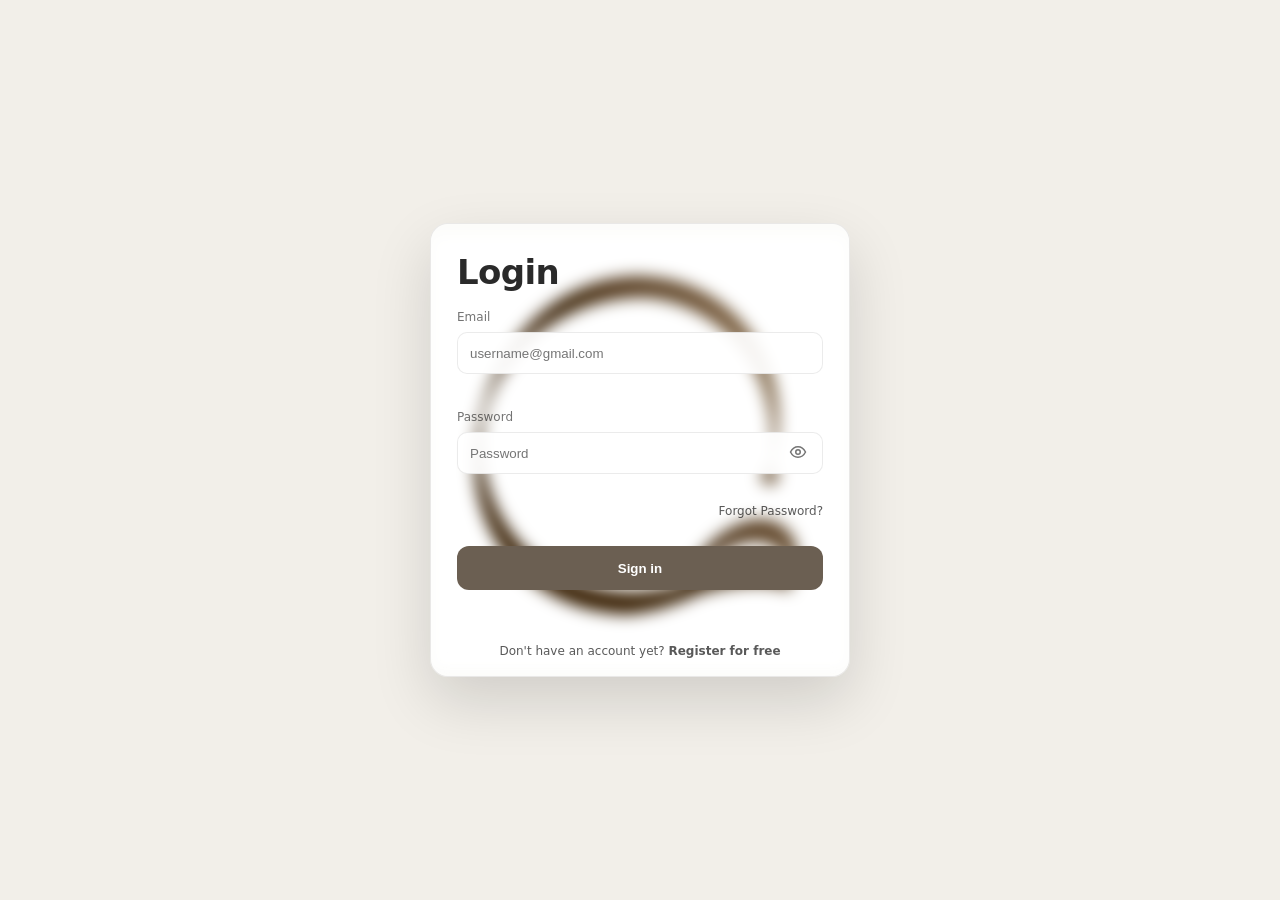
<file: frontend/login page/index.html>
<!DOCTYPE html>
<html lang="en">

<head>
  <meta charset="UTF-8" />
  <meta name="viewport" content="width=device-width, initial-scale=1.0" />
  <title>Login</title>
  <link rel="icon" type="image/png" href="ArabCaptcha.png">

  <link rel="stylesheet" href="style.css" />
</head>

<body>
  <main class="page">
    <section class="card">
      <h1 class="title">Login</h1>

      <form id="loginForm" class="form" novalidate>
        <label class="field">
          <span class="label">Email</span>
          <input id="email" type="email" placeholder="username@gmail.com" required />
          <small class="hint" id="emailHint"></small>
        </label>

        <label class="field">
          <span class="label">Password</span>
          <div class="password-wrap">
            <input id="password" type="password" placeholder="Password" required />
            <button class="icon-btn" type="button" id="togglePwd" aria-label="Show password">
              <svg width="18" height="18" viewBox="0 0 24 24" fill="none">
                <path d="M2 12s3.5-7 10-7 10 7 10 7-3.5 7-10 7S2 12 2 12Z" stroke="currentColor" stroke-width="2" />
                <path d="M12 15a3 3 0 1 0 0-6 3 3 0 0 0 0 6Z" stroke="currentColor" stroke-width="2" />
              </svg>
            </button>
          </div>
          <small class="hint" id="pwdHint"></small>
        </label>

        <div class="row">
          <a class="link" href="#" onclick="return false;">Forgot Password?</a>
        </div>

        <!-- Inline CAPTCHA Widget -->
        <div id="arabcaptcha"></div>

        <button class="primary" type="submit">Sign in</button>

        <!-- Login status message -->
        <div class="login-status" id="loginStatus" role="status" aria-live="polite"></div>

        <p class="footer">
          Don't have an account yet?
          <a class="link strong" href="#" onclick="return false;">Register for free</a>
        </p>
      </form>
    </section>
  </main>

  <script src="http://127.0.0.1:8000/public/arabcaptcha.js"></script>

  <script src="script.js"></script>
</body>

</html>
</file>
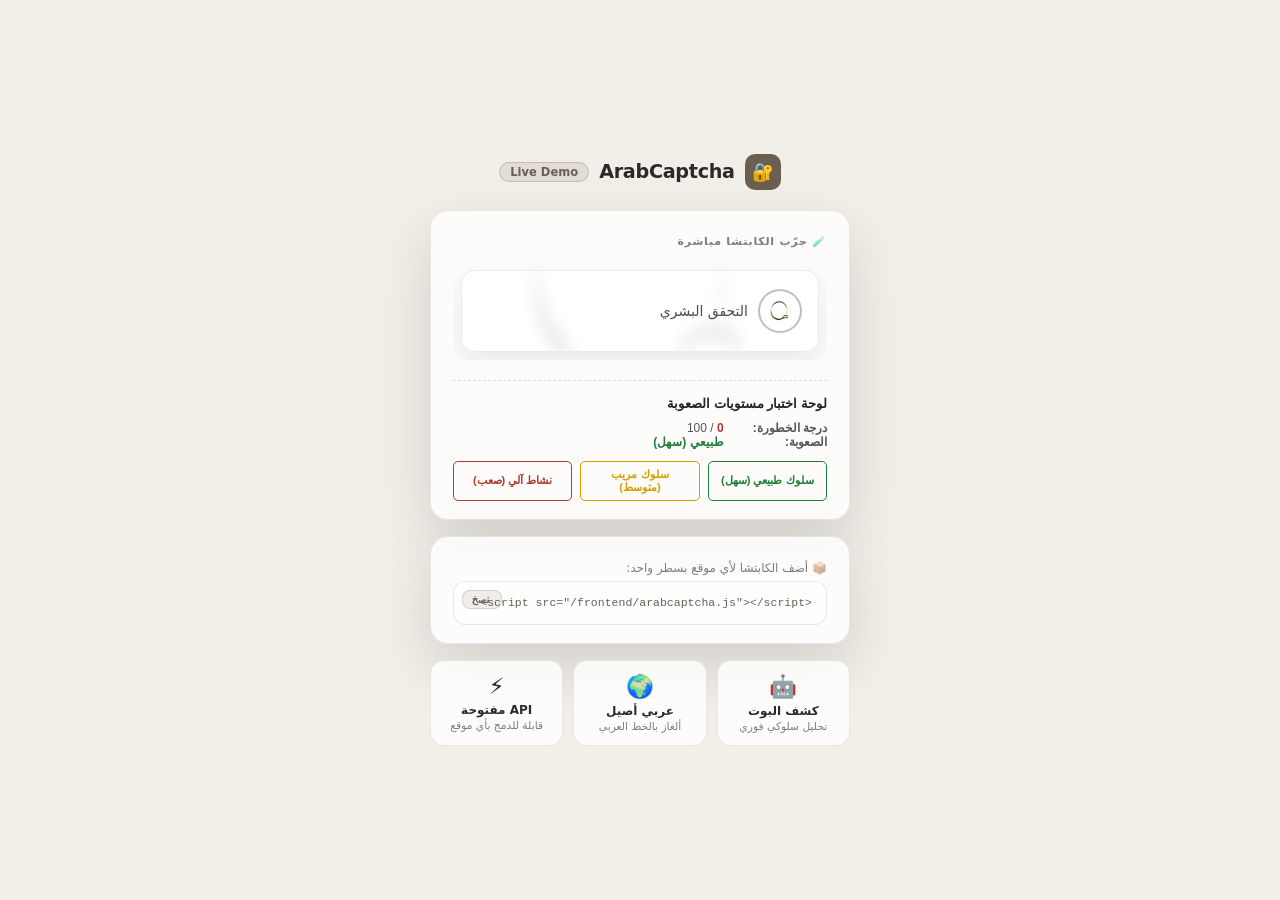
<file: frontend/demo.html>
<!DOCTYPE html>
<html lang="ar" dir="rtl">

<head>
    <meta charset="UTF-8" />
    <meta name="viewport" content="width=device-width, initial-scale=1.0" />
    <title>ArabCaptcha — Demo</title>
    <style>
        :root {
            --bg: #f2efe9;
            --card: rgba(255, 255, 255, 0.82);
            --stroke: rgba(0, 0, 0, 0.09);
            --text: #2a2a2a;
            --muted: rgba(0, 0, 0, 0.50);
            --btn: #6b5f52;
            --btn-hover: #5a5046;
            --shadow: 0 24px 60px rgba(0, 0, 0, 0.13);
            --radius: 18px;
        }

        *,
        *::before,
        *::after {
            box-sizing: border-box;
            margin: 0;
            padding: 0;
        }

        body {
            min-height: 100vh;
            background: var(--bg);
            font-family: system-ui, -apple-system, Segoe UI, Roboto, Arial, sans-serif;
            color: var(--text);
            display: grid;
            place-items: center;
            padding: 24px;
        }

        .wrapper {
            width: min(420px, 92vw);
            display: flex;
            flex-direction: column;
            gap: 16px;
        }

        /* ── Logo row ── */
        .brand {
            display: flex;
            align-items: center;
            gap: 10px;
            justify-content: center;
            margin-bottom: 4px;
        }

        .brand-logo {
            width: 36px;
            height: 36px;
            background: var(--btn);
            border-radius: 10px;
            display: flex;
            align-items: center;
            justify-content: center;
            font-size: 1.1rem;
            color: #fff;
        }

        .brand h1 {
            font-size: 1.2rem;
            font-weight: 700;
            letter-spacing: -0.3px;
            color: var(--text);
        }

        .live-badge {
            background: rgba(107, 95, 82, 0.12);
            color: var(--btn);
            border: 1px solid rgba(107, 95, 82, 0.25);
            border-radius: 999px;
            padding: 2px 10px;
            font-size: 0.72rem;
            font-weight: 700;
        }

        /* ── Demo card ── */
        .card {
            background: var(--card);
            border: 1px solid var(--stroke);
            border-radius: var(--radius);
            box-shadow: var(--shadow);
            padding: 24px 22px 18px;
        }

        .card-label {
            font-size: 11px;
            color: var(--muted);
            text-transform: uppercase;
            letter-spacing: 0.07em;
            font-weight: 600;
            margin-bottom: 14px;
        }

        /* ── Captcha frame — grows with content ── */
        .captcha-frame {
            width: 100%;
            border: none;
            border-radius: 12px;
            display: block;
            /* Start at collapsed height; JS will expand it */
            height: 68px;
            transition: height 0.25s ease;
            background: transparent;
        }

        /* ── Snippet box ── */
        .snippet-label {
            font-size: 12px;
            color: var(--muted);
            margin-bottom: 6px;
        }

        .snippet {
            background: rgba(255, 255, 255, 0.65);
            border: 1px solid var(--stroke);
            border-radius: 12px;
            padding: 12px 14px;
            font-family: 'Courier New', monospace;
            font-size: 0.72rem;
            color: var(--btn);
            line-height: 1.6;
            word-break: break-all;
            position: relative;
        }

        .copy-btn {
            position: absolute;
            top: 8px;
            left: 8px;
            background: rgba(107, 95, 82, 0.10);
            border: 1px solid rgba(107, 95, 82, 0.20);
            color: var(--btn);
            border-radius: 8px;
            padding: 2px 9px;
            font-size: 0.68rem;
            cursor: pointer;
            font-family: inherit;
            font-weight: 600;
            transition: background 0.15s;
        }

        .copy-btn:hover {
            background: rgba(107, 95, 82, 0.18);
        }

        /* ── Features ── */
        .features {
            display: grid;
            grid-template-columns: repeat(3, 1fr);
            gap: 10px;
        }

        .feat {
            background: var(--card);
            border: 1px solid var(--stroke);
            border-radius: 14px;
            padding: 12px 8px;
            text-align: center;
        }

        .feat-icon {
            font-size: 1.4rem;
            margin-bottom: 4px;
        }

        .feat-title {
            font-size: 0.75rem;
            font-weight: 700;
            color: var(--text);
        }

        .feat-sub {
            font-size: 0.67rem;
            color: var(--muted);
            margin-top: 2px;
        }
    </style>
</head>

<body>
    <div class="wrapper">

        <div class="brand">
            <div class="brand-logo">🔐</div>
            <h1>ArabCaptcha</h1>
            <span class="live-badge">Live Demo</span>
        </div>

        <div class="card">
            <div class="card-label">🧪 جرّب الكابتشا مباشرة</div>
            <iframe id="captchaFrame" class="captcha-frame"
                scrolling="no"
                allowtransparency="true"></iframe>
                
            <!-- لوحة اختبار مستويات الصعوبة -->
            <div style="margin-top: 20px; padding-top: 15px; border-top: 1px dashed #ddd; font-family: sans-serif; direction: rtl; text-align: right;">
                <h4 style="margin: 0 0 10px 0; color: #222; font-size: 13px;">لوحة اختبار مستويات الصعوبة</h4>
                <div style="font-size: 12px; margin-bottom: 12px; color: #555;">
                    <span style="display:inline-block; width: 100px;"><strong>درجة الخطورة:</strong></span> <span id="demoScore" style="color:#b03a2e; font-weight:bold;">0</span> / 100 <br>
                    <span style="display:inline-block; width: 100px;"><strong>الصعوبة:</strong></span> <span id="demoDiff" style="color:#1e7e34; font-weight:bold;">طبيعي (سهل)</span>
                </div>
                <div style="display: flex; gap: 8px; flex-wrap: wrap;">
                    <button style="border: 1px solid #1e7e34; background: transparent; color: #1e7e34; cursor: pointer; padding: 6px 10px; border-radius: 5px; font-size: 11px; font-weight: bold; flex: 1;" onclick="simulateInWidget('easy')">سلوك طبيعي (سهل)</button>
                    <button style="border: 1px solid #d39e00; background: transparent; color: #d39e00; cursor: pointer; padding: 6px 10px; border-radius: 5px; font-size: 11px; font-weight: bold; flex: 1;" onclick="simulateInWidget('medium')">سلوك مريب (متوسط)</button>
                    <button style="border: 1px solid #b03a2e; background: transparent; color: #b03a2e; cursor: pointer; padding: 6px 10px; border-radius: 5px; font-size: 11px; font-weight: bold; flex: 1;" onclick="simulateInWidget('hard')">نشاط آلي (صعب)</button>
                </div>
            </div>
        </div>

        <div class="card">
            <div class="snippet-label">📦 أضف الكابتشا لأي موقع بسطر واحد:</div>
            <div class="snippet">
                <button class="copy-btn" onclick="copySnippet()">نسخ</button>
                &lt;script src="/frontend/arabcaptcha.js"&gt;&lt;/script&gt;
            </div>
        </div>

        <div class="features">
            <div class="feat">
                <div class="feat-icon">🤖</div>
                <div class="feat-title">كشف البوت</div>
                <div class="feat-sub">تحليل سلوكي فوري</div>
            </div>
            <div class="feat">
                <div class="feat-icon">🌍</div>
                <div class="feat-title">عربي أصيل</div>
                <div class="feat-sub">ألغاز بالخط العربي</div>
            </div>
            <div class="feat">
                <div class="feat-icon">⚡</div>
                <div class="feat-title">API مفتوحة</div>
                <div class="feat-sub">قابلة للدمج بأي موقع</div>
            </div>
        </div>

    </div>

    <script>
        const frame = document.getElementById('captchaFrame');
        
        // Force refresh iframe with cache buster to avoid seeing old versions
        const baseSrc = "/frontend/widget.html?domain=https://arabcaptcha.onrender.com&site_key=demo";
        frame.src = baseSrc + "&v=" + Date.now();

        // Expand iframe when widget opens challenge (page 2 is taller)
        window.addEventListener('message', (e) => {
            if (!e.data) return;
            // arabcaptcha events
            if (e.data.type === 'arabcaptcha:resize' && e.data.height) {
                frame.style.height = e.data.height + 'px';
            }
            if (e.data.type === 'ARABCAPTCHA_RESIZE' && e.data.height) {
                frame.style.height = e.data.height + 'px';
            }
            if (e.data.type === 'ARABCAPTCHA_DEBUG_SCORE') {
                document.getElementById('demoScore').textContent = e.data.score;
            }
            if (e.data.type === 'ARABCAPTCHA_DEBUG_DIFF') {
                const diffEl = document.getElementById('demoDiff');
                diffEl.textContent = e.data.diffText;
                diffEl.style.color = e.data.color;
            }
            // fallback: any positive height number sent from widget
            if (typeof e.data === 'number' && e.data > 50) {
                frame.style.height = e.data + 'px';
            }
        });

        function simulateInWidget(level) {
            frame.contentWindow.postMessage({ type: 'SIMULATE_BEHAVIOR', level: level }, '*');
        }

        // Fallback: poll iframe content height every 400ms
        setInterval(() => {
            try {
                const h = frame.contentDocument?.documentElement?.scrollHeight;
                if (h && h > 60) frame.style.height = h + 'px';
            } catch (_) { /* cross-origin — ignore */ }
        }, 400);

        function copySnippet() {
            navigator.clipboard.writeText('<script src="https://arabcaptcha.onrender.com/frontend/arabcaptcha.js"><\/script>');
            const btn = document.querySelector('.copy-btn');
            btn.textContent = '✅ تم';
            setTimeout(() => btn.textContent = 'نسخ', 2000);
        }
    </script>
</body>

</html>
</file>
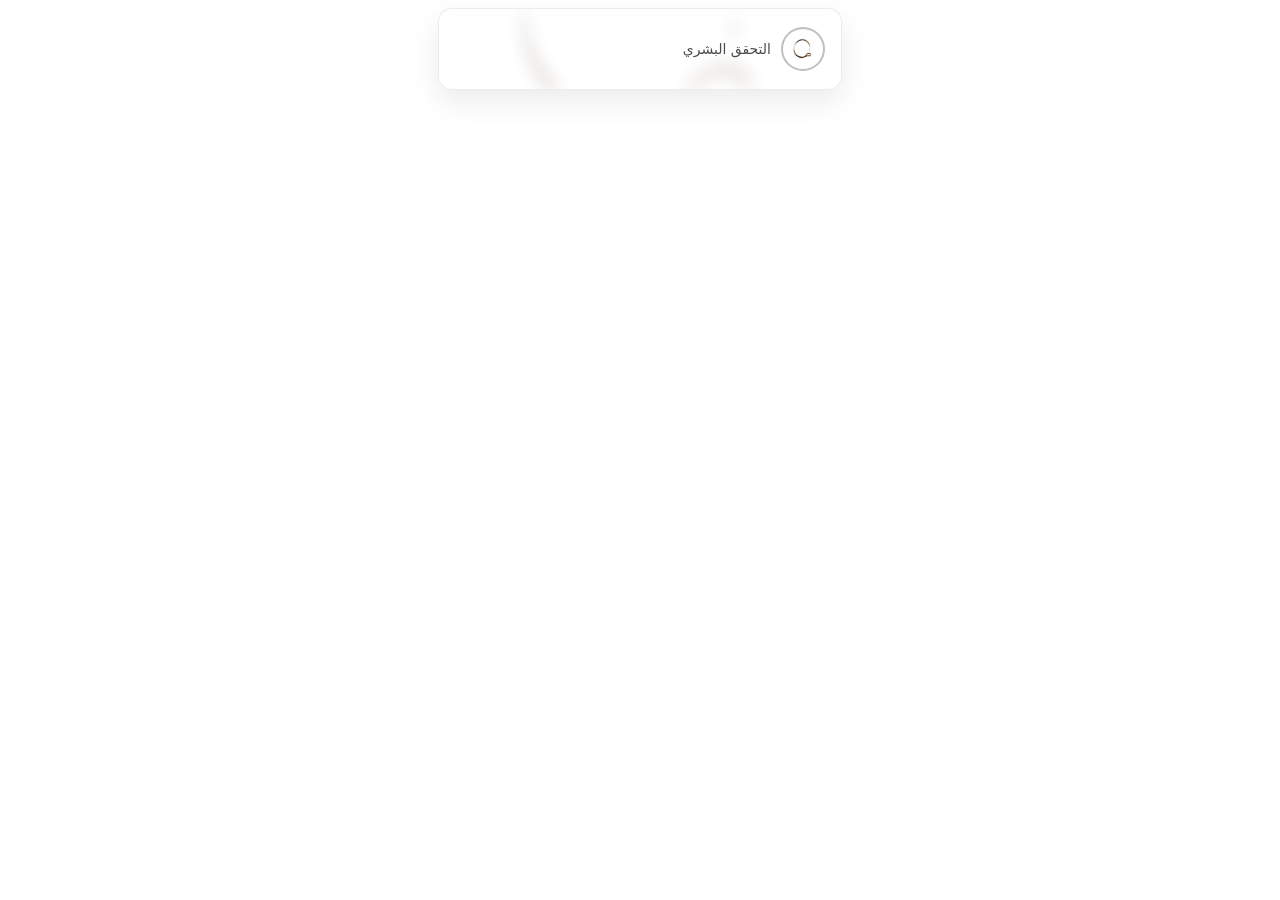
<file: frontend/widget.html>
<!DOCTYPE html>
<html lang="ar" dir="rtl">

<head>
  <meta charset="UTF-8" />
  <meta name="viewport" content="width=device-width, initial-scale=1.0" />
  <title>ArabCaptcha Widget</title>
  <link rel="stylesheet" href="widget.css?v=1.2" />
</head>

<body>
  <main class="widget-shell">
    <div class="captcha">
      <div class="cap-page cap-page-1" id="capPage1">
        <div class="cap-line">
          <button type="button" class="cap-circle" id="capStartBtn" aria-label="Start captcha"></button>
          <span class="cap-text">التحقق البشري</span>
        </div>
      </div>

      <div class="cap-page cap-page-2 hidden" id="capPage2">
        <div class="cap-head">
          <div class="cap-images">
            <div class="cap-image-box">
              <img id="refImage" alt="صورة الكلمة المرجعية" />
            </div>

            <div class="cap-image-box">
              <img id="lowConfImage" alt="الكلمة غير الواضحة" />
            </div>
          </div>

          <button class="icon-btn refresh-inline" type="button" id="refreshCaptcha" aria-label="Refresh captcha">
            <svg width="18" height="18" viewBox="0 0 24 24" fill="none">
              <path d="M21 12a9 9 0 1 1-2.64-6.36" stroke="currentColor" stroke-width="2" stroke-linecap="round" />
              <path d="M21 3v7h-7" stroke="currentColor" stroke-width="2" stroke-linecap="round" />
            </svg>
          </button>
        </div>

        <div class="cap-sub">اكتب الكلمات الظاهرة في الصورتين:</div>

        <div class="cap-fields">
          <input id="refAnswer" type="text" placeholder="اكتب الكلمة المرجعية" autocomplete="off" />
          <input id="lowConfAnswer" type="text" placeholder="اكتب الكلمة الثانية" autocomplete="off" />
        </div>

        <div class="cap-actions">
          <button class="secondary" type="button" id="verifyCaptchaBtn">تحقق</button>
        </div>

        <div class="cap-status" id="captchaStatus" role="status" aria-live="polite"></div>
      </div>
    </div>

    <!-- نهاية الودجت -->
  </main>

  <script src="widget.js?v=1.2"></script>
</body>

</html>
</file>
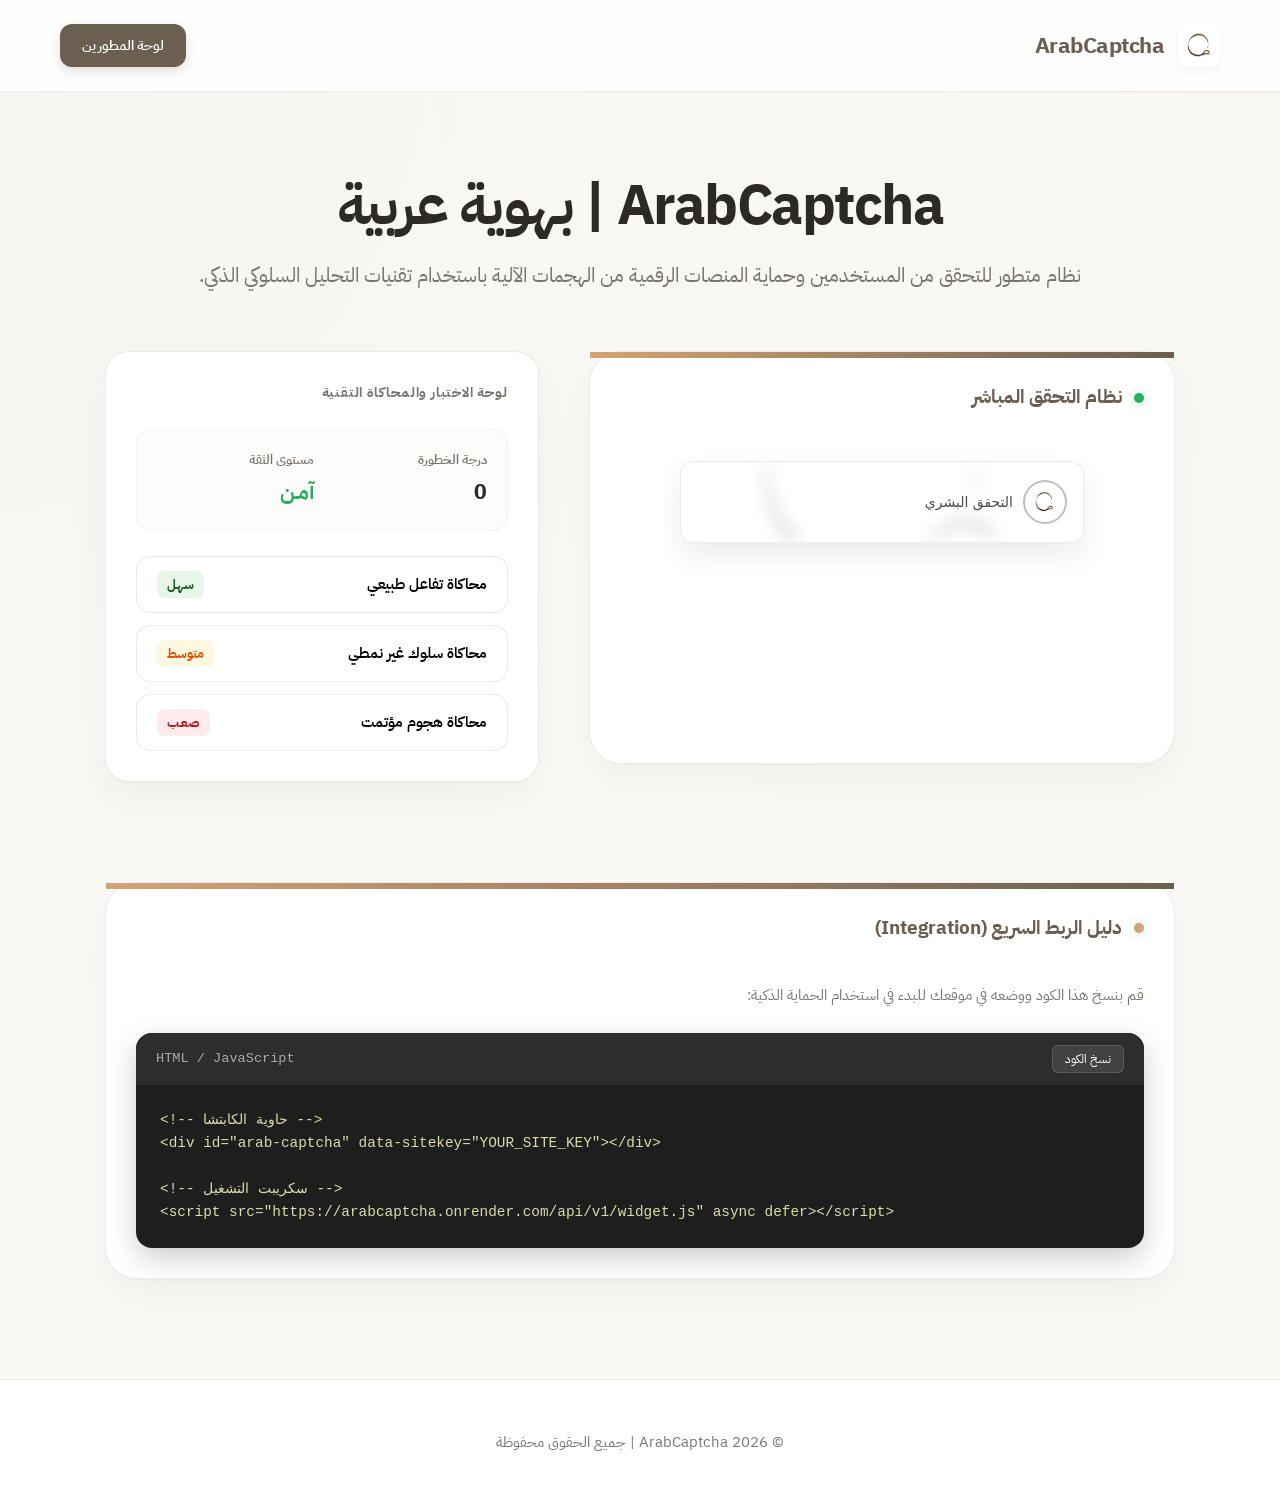
<file: public/demo.html>
<!DOCTYPE html>
<html lang="ar" dir="rtl">

<head>
    <meta charset="UTF-8" />
    <meta name="viewport" content="width=device-width, initial-scale=1.0" />
    <title>ArabCaptcha | نظام التحقق البشري الذكي</title>
    <link href="https://fonts.googleapis.com/css2?family=IBM+Plex+Sans+Arabic:wght@400;500;600;700&display=swap" rel="stylesheet">
    <style>
        :root {
            --primary: #6b5f52;
            --primary-light: #8a7c6d;
            --primary-dark: #4a4239;
            --accent: #d4a373;
            --bg: #faf9f6;
            --text: #2d2a26;
            --muted: #7a746e;
            --white: #ffffff;
            --glass: rgba(255, 255, 255, 0.85);
            --border: rgba(107, 95, 82, 0.12);
            --shadow: 0 20px 40px rgba(0, 0, 0, 0.04), 0 1px 3px rgba(0, 0, 0, 0.02);
        }

        * {
            box-sizing: border-box;
            margin: 0;
            padding: 0;
        }

        body {
            background-color: var(--bg);
            /* Subtle decorative background */
            background-image: 
                radial-gradient(at 0% 0%, rgba(107, 95, 82, 0.03) 0px, transparent 50%),
                radial-gradient(at 100% 0%, rgba(212, 163, 115, 0.03) 0px, transparent 50%);
            font-family: 'IBM Plex Sans Arabic', -apple-system, system-ui, sans-serif;
            color: var(--text);
            line-height: 1.6;
            -webkit-font-smoothing: antialiased;
            min-height: 100vh;
        }

        /* --- Header --- */
        header {
            padding: 24px 60px;
            display: flex;
            justify-content: space-between;
            align-items: center;
            position: sticky;
            top: 0;
            z-index: 100;
            background: var(--glass);
            backdrop-filter: blur(10px);
            border-bottom: 1px solid var(--border);
        }

        .logo-wrap {
            display: flex;
            align-items: center;
            gap: 14px;
            text-decoration: none;
        }

        .logo-img {
            width: 42px;
            height: 42px;
            object-fit: contain;
            /* Give it a nice frame if it's transparent */
            background: var(--white);
            padding: 4px;
            border-radius: 10px;
            box-shadow: 0 4px 10px rgba(0,0,0,0.05);
        }

        .brand-text {
            font-size: 1.4rem;
            font-weight: 700;
            color: var(--primary);
            letter-spacing: -0.5px;
        }

        .nav-actions {
            display: flex;
            gap: 20px;
            align-items: center;
        }

        .nav-link {
            text-decoration: none;
            color: var(--muted);
            font-weight: 500;
            font-size: 0.95rem;
            transition: color 0.2s;
        }

        .nav-link:hover {
            color: var(--primary);
        }

        .btn-dev {
            background: var(--primary);
            color: var(--white);
            padding: 10px 22px;
            border-radius: 12px;
            font-weight: 600;
            font-size: 0.9rem;
            text-decoration: none;
            transition: all 0.2s;
            box-shadow: 0 4px 12px rgba(107, 95, 82, 0.2);
        }

        .btn-dev:hover {
            background: var(--primary-dark);
            transform: translateY(-1px);
        }

        /* --- Hero --- */
        .hero {
            max-width: 1200px;
            margin: 80px auto 60px;
            text-align: center;
            padding: 0 24px;
        }

        .badge-new {
            display: inline-block;
            background: rgba(107, 95, 82, 0.08);
            color: var(--primary);
            padding: 6px 16px;
            border-radius: 50px;
            font-size: 0.85rem;
            font-weight: 600;
            margin-bottom: 24px;
            border: 1px solid rgba(107, 95, 82, 0.15);
        }

        .hero h1 {
            font-size: 3.5rem;
            font-weight: 700;
            line-height: 1.2;
            color: var(--text);
            margin-bottom: 20px;
            letter-spacing: -1.5px;
        }

        .hero h1 span {
            color: var(--primary);
            position: relative;
        }

        .hero h1 span::after {
            content: '';
            position: absolute;
            bottom: 10px;
            right: 0;
            width: 100%;
            height: 12px;
            background: rgba(107, 95, 82, 0.06);
            z-index: -1;
        }

        .hero p {
            font-size: 1.25rem;
            color: var(--muted);
            margin: 0 auto;
        }

        /* --- Main Content --- */
        .main-grid {
            max-width: 1150px;
            margin: 0 auto 100px;
            padding: 0 40px;
            display: grid;
            grid-template-columns: 1.15fr 0.85fr;
            gap: 50px;
            align-items: flex-start; /* Changed from center to allow growth */
        }

        /* --- Left: The Widget Showcase --- */
        .showcase-area {
            position: relative;
        }

        .glass-card {
            background: var(--white);
            border: 1px solid var(--border);
            border-radius: 32px;
            padding: 30px; /* Reduced padding from 50px */
            box-shadow: var(--shadow);
            position: relative;
            min-height: auto; /* Remove fixed min-height to make it short at first */
            display: flex;
            flex-direction: column;
            overflow: visible;
        }

        .glass-card::before {
            content: '';
            position: absolute;
            top: 0;
            left: 0;
            width: 100%;
            height: 6px;
            background: linear-gradient(to left, var(--primary), var(--accent));
        }

        .card-title {
            font-size: 1.2rem;
            font-weight: 700;
            color: var(--primary);
            margin-bottom: 40px;
            display: flex;
            align-items: center;
            gap: 12px;
        }

        .card-title .dot {
            width: 10px;
            height: 10px;
            background: #27ae60;
            border-radius: 50%;
            box-shadow: 0 0 12px rgba(39, 174, 96, 0.4);
        }

        .widget-container {
            width: 100%;
            max-width: 440px; 
            margin: 0 auto;
            min-height: auto; 
            padding-bottom: 40px; /* Buffer space for expansion */
        }

        #captchaFrame {
            width: 100%;
            border: none;
            display: block;
            background: transparent;
            transition: all 0.3s cubic-bezier(0.4, 0, 0.2, 1);
        }

        /* --- Right: Controls & Metrics --- */
        .info-panel {
            display: flex;
            flex-direction: column;
            gap: 30px;
        }

        .feature-item {
            display: flex;
            gap: 20px;
            align-items: flex-start;
        }

        .feature-icon {
            width: 48px;
            height: 48px;
            background: var(--white);
            border: 1px solid var(--border);
            border-radius: 14px;
            display: flex;
            align-items: center;
            justify-content: center;
            flex-shrink: 0;
            box-shadow: 0 4px 15px rgba(0,0,0,0.04);
            font-size: 1.4rem;
        }

        .feature-text h3 {
            font-size: 1.15rem;
            font-weight: 700;
            margin-bottom: 6px;
            color: var(--primary);
        }

        .feature-text p {
            font-size: 0.95rem;
            color: var(--muted);
            line-height: 1.5;
        }

        /* --- Simulator --- */
        .simulator-box {
            background: var(--white);
            border: 1px solid var(--border);
            border-radius: 24px;
            padding: 30px;
            box-shadow: var(--shadow);
        }

        .sim-header {
            font-size: 0.85rem;
            font-weight: 700;
            color: var(--muted);
            text-transform: uppercase;
            margin-bottom: 25px;
            letter-spacing: 0.8px;
        }

        .sim-metrics {
            background: #fcfcfb;
            border: 1px solid rgba(0,0,0,0.04);
            border-radius: 16px;
            padding: 20px;
            display: grid;
            grid-template-columns: 1fr 1fr;
            gap: 15px;
            margin-bottom: 25px;
        }

        .metric {
            display: flex;
            flex-direction: column;
        }

        .metric-label {
            font-size: 0.8rem;
            color: var(--muted);
            font-weight: 600;
            margin-bottom: 6px;
        }

        .metric-val {
            font-size: 1.3rem;
            font-weight: 700;
            color: var(--text);
        }

        .sim-actions {
            display: grid;
            grid-template-columns: 1fr;
            gap: 12px;
        }

        .btn-sim {
            border: 1px solid var(--border);
            background: var(--white);
            padding: 14px 20px;
            border-radius: 14px;
            font-family: inherit;
            font-size: 0.95rem;
            font-weight: 600;
            cursor: pointer;
            transition: all 0.25s ease;
            text-align: right;
            display: flex;
            justify-content: space-between;
            align-items: center;
        }

        .btn-sim:hover {
            border-color: var(--primary);
            background: #fdfdfd;
            transform: translateX(-6px);
            box-shadow: 0 4px 12px rgba(0,0,0,0.03);
        }

        .btn-sim i { font-style: normal; font-size: 0.8rem; padding: 4px 10px; border-radius: 8px; font-weight: 700; }
        .btn-sim.easy i { background: #e8f5e9; color: #1b5e20; }
        .btn-sim.medium i { background: #fff8e1; color: #e65100; }
        .btn-sim.hard i { background: #ffebee; color: #b71c1c; }

        /* --- Footer --- */
        footer {
            margin-top: auto;
            padding: 50px 60px;
            border-top: 1px solid var(--border);
            text-align: center;
            font-size: 0.95rem;
            color: var(--muted);
            background: #fff;
        }

        @media (max-width: 1000px) {
            .main-grid {
                grid-template-columns: 1fr;
                gap: 40px;
            }
            .hero h1 { font-size: 2.8rem; }
            header { padding: 24px; }
            .glass-card { padding: 30px; }
        }
    </style>
</head>

<body>

    <header>
        <a href="/" class="logo-wrap">
            <img src="assets/ArabCaptcha.png" alt="Logo" class="logo-img">
            <span class="brand-text">ArabCaptcha</span>
        </a>
        <nav class="nav-actions">
            <a href="/public/admin.html" class="btn-dev">لوحة المطورين</a>
        </nav>
    </header>

    <div class="hero">
        <h1>ArabCaptcha | بهوية عربية</h1>
        <p>نظام متطور للتحقق من المستخدمين وحماية المنصات الرقمية من الهجمات الآلية باستخدام تقنيات التحليل السلوكي الذكي.</p>
    </div>

    <main class="main-grid">
        <!-- Widget Showcase -->
        <div class="showcase-area">
            <div class="glass-card" style="overflow: visible;"> <!-- Removed overflow hidden -->
                <div class="card-title">
                    <span class="dot"></span>
                    نظام التحقق المباشر
                </div>
                <div class="widget-container">
                    <iframe id="captchaFrame" scrolling="no" allowtransparency="true"></iframe>
                </div>
            </div>
        </div>

        <!-- Info & Simulation -->
        <div class="info-panel">
            <div class="simulator-box">
                <div class="sim-header">لوحة الاختبار والمحاكاة التقنية</div>
                <div class="sim-metrics">
                    <div class="metric">
                        <span class="metric-label">درجة الخطورة</span>
                        <span class="metric-val" id="demoScore">0</span>
                    </div>
                    <div class="metric">
                        <span class="metric-label">مستوى الثقة</span>
                        <span class="metric-val" id="demoDiff" style="color: #27ae60;">آمـن</span>
                    </div>
                </div>
                <div class="sim-actions">
                    <button class="btn-sim easy" onclick="simulateInWidget('easy')">
                        <span>محاكاة تفاعل طبيعي</span>
                        <i>سهـل</i>
                    </button>
                    <button class="btn-sim medium" onclick="simulateInWidget('medium')">
                        <span>محاكاة سلوك غير نمطي</span>
                        <i>متوسط</i>
                    </button>
                    <button class="btn-sim hard" onclick="simulateInWidget('hard')">
                        <span>محاكاة هجوم مؤتمت</span>
                        <i>صعـب</i>
                    </button>
                </div>
            </div>
        </div>
    </main>

    <!-- Integration Section -->
    <section class="integration-area">
        <div class="glass-card integration-card">
            <div class="card-title">
                <span class="dot" style="background: #d4a373;"></span>
                دليل الربط السريع (Integration)
            </div>
            <p class="integration-desc">قم بنسخ هذا الكود ووضعه في موقعك للبدء في استخدام الحماية الذكية:</p>
            <div class="code-window">
                <div class="code-header">
                    <span>HTML / JavaScript</span>
                    <button class="btn-copy" onclick="copyCode()">نسخ الكود</button>
                </div>
                <pre id="integrationCode"><code>&lt;!-- حاوية الكابتشا --&gt;
&lt;div id="arab-captcha" data-sitekey="YOUR_SITE_KEY"&gt;&lt;/div&gt;

&lt;!-- سكريبت التشغيل --&gt;
&lt;script src="https://arabcaptcha.onrender.com/api/v1/widget.js" async defer&gt;&lt;/script&gt;</code></pre>
            </div>
        </div>
    </section>

    <footer>
        <p>&copy; 2026 ArabCaptcha | جميع الحقوق محفوظة</p>
    </footer>

    <style>
        .integration-area {
            max-width: 1150px;
            margin: 0 auto 100px;
            padding: 0 40px;
        }
        .integration-card {
            min-height: auto !important;
        }
        .integration-desc {
            color: var(--muted);
            margin-bottom: 25px;
            font-size: 0.95rem;
        }
        .code-window {
            background: #1e1e1e;
            border-radius: 16px;
            overflow: hidden;
            box-shadow: 0 10px 30px rgba(0,0,0,0.2);
            direction: ltr; /* Code always LTR */
        }
        .code-header {
            background: #2d2d2d;
            padding: 12px 20px;
            display: flex;
            justify-content: space-between;
            align-items: center;
            color: #aaa;
            font-family: monospace;
            font-size: 0.85rem;
        }
        .btn-copy {
            background: rgba(255,255,255,0.1);
            border: 1px solid rgba(255,255,255,0.15);
            color: #fff;
            padding: 4px 12px;
            border-radius: 6px;
            cursor: pointer;
            font-family: 'IBM Plex Sans Arabic', sans-serif;
            font-size: 0.75rem;
            transition: all 0.2s;
        }
        .btn-copy:hover {
            background: rgba(255,255,255,0.2);
        }
        .code-window pre {
            padding: 24px;
            margin: 0;
            color: #dcdcaa;
            font-family: 'Consolas', 'Monaco', monospace;
            font-size: 0.9rem;
            line-height: 1.6;
            overflow-x: auto;
        }
    </style>

    <script>
        function copyCode() {
            const code = document.getElementById('integrationCode').textContent;
            navigator.clipboard.writeText(code);
            const btn = document.querySelector('.btn-copy');
            btn.textContent = 'تم النسخ!';
            setTimeout(() => btn.textContent = 'نسخ الكود', 2000);
        }
        
        const frame = document.getElementById('captchaFrame');
        
        // Load the widget
        const baseSrc = "/public/widget.html?domain=https://arabcaptcha.onrender.com&site_key=demo";
        frame.src = baseSrc + "&v=" + Date.now();

        // Handle messages from widget
        window.addEventListener('message', (e) => {
            if (!e.data) return;
            
            // Resize management with safety margin
            if (e.data.type === 'ARABCAPTCHA_RESIZE' && e.data.height) {
                frame.style.height = (e.data.height + 30) + 'px'; 
            }
            
            // Score tracking
            if (e.data.type === 'ARABCAPTCHA_DEBUG_SCORE') {
                document.getElementById('demoScore').textContent = e.data.score;
            }
            
            // Difficulty text
            if (e.data.type === 'ARABCAPTCHA_DEBUG_DIFF') {
                const diffEl = document.getElementById('demoDiff');
                let text = e.data.diffText;
                // Prettify text
                if (text.includes('طبيعي')) text = 'آمـن';
                if (text.includes('متوسط')) text = 'مريب';
                if (text.includes('خطورة')) text = 'نشاط آلي';
                
                diffEl.textContent = text;
                diffEl.style.color = e.data.color;
            }
        });

        function simulateInWidget(level) {
            frame.contentWindow.postMessage({ type: 'SIMULATE_BEHAVIOR', level: level }, '*');
        }
    </script>
</body>
</html>
</file>
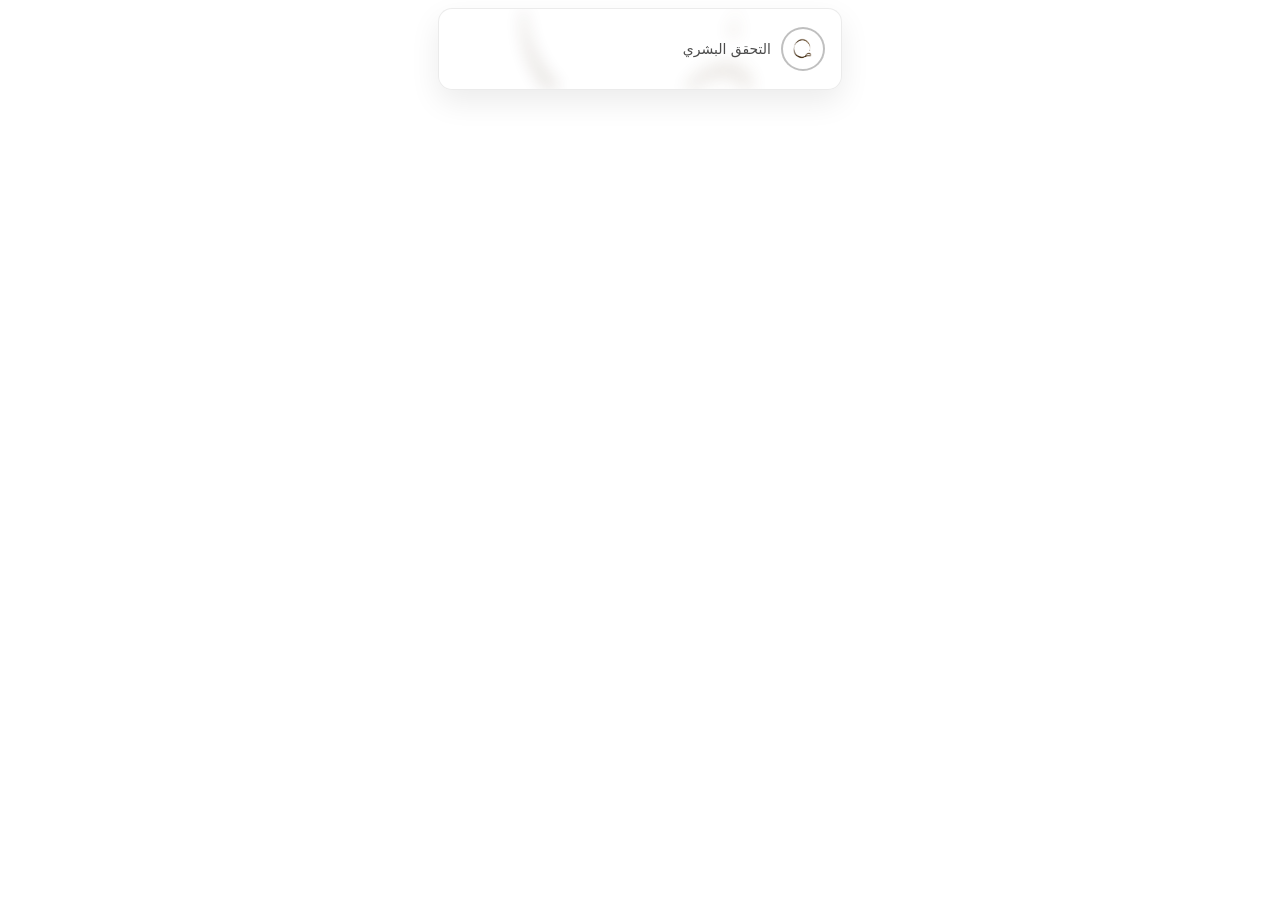
<file: public/widget.html>
<!DOCTYPE html>
<html lang="ar" dir="rtl">

<head>
  <meta charset="UTF-8" />
  <meta name="viewport" content="width=device-width, initial-scale=1.0" />
  <title>ArabCaptcha Widget</title>
  <link rel="stylesheet" href="widget.css?v=1.3" />
</head>

<body>
  <main class="widget-shell">
    <div class="captcha">

      <div class="cap-page cap-page-1" id="capPage1">
        <div class="cap-line">
          <button type="button" class="cap-circle" id="capStartBtn" aria-label="Start captcha"></button>
          <span class="cap-text">التحقق البشري</span>
        </div>
      </div>

      <div class="cap-page cap-page-2 hidden" id="capPage2">

        <div class="cap-head">
          <div class="cap-image-composite">
            <img id="compositeImage" alt="الكلمتان للتحقق" />
          </div>

          <button class="icon-btn refresh-inline" type="button" id="refreshCaptcha" aria-label="Refresh captcha">
            <svg width="18" height="18" viewBox="0 0 24 24" fill="none">
              <path d="M21 12a9 9 0 1 1-2.64-6.36" stroke="currentColor" stroke-width="2" stroke-linecap="round" />
              <path d="M21 3v7h-7" stroke="currentColor" stroke-width="2" stroke-linecap="round" />
            </svg>
          </button>
        </div>

        <div class="cap-sub">اكتب الكلمتين الظاهرتين في الصورة (من اليمين لليسار):</div>

        <div class="cap-fields">
          <input id="refAnswer" type="text" placeholder="الكلمة الأولى (يمين)" autocomplete="off" dir="rtl" />
          <input id="lowConfAnswer" type="text" placeholder="الكلمة الثانية (يسار)" autocomplete="off" dir="rtl" />
        </div>

        <div class="cap-actions">
          <button class="secondary" type="button" id="verifyCaptchaBtn">تحقق</button>
        </div>

        <div class="cap-status" id="captchaStatus" role="status" aria-live="polite"></div>
      </div>

    </div>
  </main>

  <script src="widget.js?v=1.3"></script>
</body>

</html>
</file>
<file: frontend/login page/style.css>
:root {
  --bg: #f2efe9;
  --card: rgba(255, 255, 255, 0.78);
  --stroke: rgba(0, 0, 0, 0.08);
  --text: #2a2a2a;
  --muted: rgba(0, 0, 0, 0.55);
  --shadow: 0 24px 60px rgba(0, 0, 0, 0.14);
  --radius: 18px;
  --btn: #6b5f52;
  --btn-hover: #5a5046;
}

* {
  box-sizing: border-box;
}

html,
body {
  height: 100%;
}

body {
  margin: 0;
  font-family: system-ui, -apple-system, Segoe UI, Roboto, Arial;
  background: var(--bg);
  color: var(--text);
}

.page {
  min-height: 100vh;
  display: grid;
  place-items: center;
  padding: 24px;
}

.card {
  width: min(420px, 92vw);
  padding: 28px 26px 18px;
  border-radius: var(--radius);
  direction: ltr;
  background: var(--card);
  border: 1px solid var(--stroke);
  box-shadow: var(--shadow);
  position: relative;
  overflow: hidden;
}

.card::before {
  content: "";
  position: absolute;
  inset: 0;
  background-image: url("assets/Picture1.png");
  background-repeat: no-repeat;
  background-position: center 66%;
  background-size: 120%;
  filter: blur(8px);
  opacity: 0.;
  z-index: 0;
}

.card>* {
  position: relative;
  z-index: 1;
}

.title {
  margin: 0 0 18px;
  font-size: 34px;
  letter-spacing: -0.6px;
}

.form {
  display: flex;
  flex-direction: column;
  gap: 14px;
}

.field {
  display: flex;
  flex-direction: column;
  gap: 8px;
}

.label {
  font-size: 12px;
  color: var(--muted);
}

input {
  height: 42px;
  padding: 0 12px;
  border-radius: 10px;
  border: 1px solid var(--stroke);
  background: rgba(255, 255, 255, 0.92);
  outline: none;
}

input:focus {
  border-color: rgba(107, 95, 82, 0.35);
  box-shadow: 0 0 0 4px rgba(107, 95, 82, 0.12);
}

.password-wrap {
  position: relative;
  display: flex;
  align-items: center;
}

.password-wrap input {
  width: 100%;
  padding-right: 44px;
}

.icon-btn {
  position: absolute;
  right: 10px;
  border: none;
  background: transparent;
  color: rgba(0, 0, 0, 0.55);
  cursor: pointer;
  padding: 6px;
  border-radius: 10px;
}

.icon-btn:hover {
  background: rgba(0, 0, 0, 0.05);
}

.hint {
  min-height: 14px;
  font-size: 12px;
  color: #b03a2e;
}

.row {
  display: flex;
  justify-content: flex-end;
  margin-top: -6px;
}

.link {
  font-size: 12px;
  color: rgba(0, 0, 0, 0.65);
  text-decoration: none;
}

.link:hover {
  text-decoration: underline;
}

.link.strong {
  font-weight: 600;
}

.primary {
  height: 44px;
  border: none;
  border-radius: 12px;
  background: var(--btn);
  color: #fff;
  font-weight: 600;
  cursor: pointer;
}

.primary:hover {
  background: var(--btn-hover);
}

.captcha {
  border-radius: 14px;
  border: 1px solid var(--stroke);
  background: rgba(255, 255, 255, 0.78);
  padding: 12px;
}

/* pages inside captcha */
.cap-page {
  transition: opacity .2s ease;
}

.hidden {
  display: none;
}

/* PAGE 1 */
.cap-line {
  display: flex;
  align-items: center;
  justify-content: space-between;
  gap: 10px;
  padding: 6px 4px;
}

.cap-text {
  font-size: 12px;
  color: rgba(0, 0, 0, 0.70);
}


.cap-circle {
  width: 44px;
  height: 44px;
  border-radius: 999px;
  border: 2px solid rgba(0, 0, 0, 0.25);
  background-color: rgba(255, 255, 255, 0.95);
  cursor: pointer;
  position: relative;
  overflow: hidden;

  background-image: url("assets/Picture1.png");
  background-repeat: no-repeat;
  background-position: center;
  background-size: 70%;
}


.cap-circle::after {
  content: "";
  position: absolute;
  inset: 7px;
  border-radius: 999px;
  background: rgba(107, 95, 82, 0.25);
  opacity: 0;
  transition: opacity .15s ease;
}

.cap-circle:hover::after {
  opacity: 1;
}

/* PAGE 2  */
.cap-head {
  display: flex;
  align-items: center;
  justify-content: flex-start;
  /* words start from the left */
  gap: 12px;
  margin-bottom: 6px;
}

.cap-words {
  display: flex;
  gap: 10px;
  margin-bottom: 8px;
}

.cap-word {
  font-size: 20px;
  font-weight: 700;
  padding: 8px 12px;
  border-radius: 12px;
  background: rgba(242, 239, 233, 0.75);
  border: 1px dashed rgba(0, 0, 0, 0.15);
  white-space: nowrap;
  justify-content: flex-start;
  /* align to the left */
  align-items: center;

  direction: rtl;
  /* Arabic text direction */
}

.cap-words {
  padding-left: 4px;
}

.cap-words {
  display: flex;
  gap: 10px;
  justify-content: flex-start;
  direction: rtl;
  /* change layout to RTL for Arabic */
}

.cap-page-2 {
  margin-top: 8px;
}


.cap-sub {
  font-size: 12px;
  color: rgba(0, 0, 0, 0.55);
  margin-bottom: 10px;
}

.cap-input-row {
  display: flex;
  gap: 10px;
}

.secondary {
  height: 42px;
  padding: 0 14px;
  border-radius: 12px;
  border: 1px solid rgba(107, 95, 82, 0.25);
  background: rgba(255, 255, 255, 0.75);
  color: rgba(0, 0, 0, 0.75);
  cursor: pointer;
  font-weight: 600;
}

.secondary:hover {
  background: rgba(255, 255, 255, 0.95);
}

.cap-status {
  margin-top: 8px;
  font-size: 12px;
  min-height: 16px;
  color: rgba(0, 0, 0, 0.65);
}

.footer {
  margin: 6px 0 0;
  font-size: 12px;
  color: rgba(0, 0, 0, 0.65);
  text-align: center;
}

/* Login status message */
.login-status {
  margin-top: 4px;
  font-size: 12px;
  min-height: 16px;
  text-align: center;
}

/* ── Modal Overlay ───────────────────────────────────────────────────── */
.modal-overlay {
  position: fixed;
  inset: 0;
  z-index: 1000;
  display: flex;
  align-items: center;
  justify-content: center;
  background: rgba(0, 0, 0, 0.45);
  backdrop-filter: blur(4px);
  -webkit-backdrop-filter: blur(4px);
  animation: fadeIn 0.2s ease;
}

.modal-overlay.hidden {
  display: none;
}

@keyframes fadeIn {
  from {
    opacity: 0;
  }

  to {
    opacity: 1;
  }
}

.modal-content {
  position: relative;
  width: min(400px, 90vw);
  padding: 22px 20px 16px;
  border-radius: var(--radius);
  background: var(--card);
  border: 1px solid var(--stroke);
  box-shadow: 0 32px 80px rgba(0, 0, 0, 0.25);
  animation: slideUp 0.25s ease;
}

@keyframes slideUp {
  from {
    transform: translateY(20px);
    opacity: 0;
  }

  to {
    transform: translateY(0);
    opacity: 1;
  }
}

.modal-close {
  position: absolute;
  top: 10px;
  right: 12px;
  border: none;
  background: transparent;
  font-size: 22px;
  color: rgba(0, 0, 0, 0.45);
  cursor: pointer;
  padding: 4px 8px;
  border-radius: 8px;
  line-height: 1;
}

.modal-close:hover {
  background: rgba(0, 0, 0, 0.06);
  color: rgba(0, 0, 0, 0.75);
}

/* Fix refresh button position inside modal (not absolute) */
.refresh-icon-btn {
  position: relative;
  right: auto;
}
</file>
<file: frontend/widget.css>
:root {
  --stroke: rgba(0, 0, 0, 0.08);
  --text: #2a2a2a;
  --muted: rgba(0, 0, 0, 0.55);
}

* {
  box-sizing: border-box;
}

html,
body {
  margin: 0;
  padding: 0;
  direction: rtl;
}

body {
  font-family: system-ui, -apple-system, Segoe UI, Roboto, Arial, sans-serif;
  background: transparent;
  color: var(--text);
}

.widget-shell {
  width: 100%;
  max-width: 420px;
  margin: auto;
  padding: 8px;
}

.captcha {
  border-radius: 14px;
  border: 1px solid var(--stroke);
  background: rgba(255, 255, 255, 0.94);
  padding: 12px;
  position: relative;
  overflow: hidden;
  box-shadow: 0 12px 30px rgba(0, 0, 0, 0.08);
}

.captcha::before {
  content: "";
  position: absolute;
  inset: 0;
  background-image: url("assets/ArabCaptcha.png");
  background-repeat: no-repeat;
  background-position: center 65%;
  background-size: 90%;
  filter: blur(8px);
  opacity: 0.12;
  z-index: 0;
}

.captcha>* {
  position: relative;
  z-index: 1;
}

.hidden {
  display: none !important;
}

.cap-line {
  display: flex;
  align-items: center;
  justify-content: flex-start;
  gap: 10px;
  padding: 6px 4px;
}

.cap-text {
  font-size: 14px;
  font-weight: 500;
  color: rgba(0, 0, 0, 0.70);
}

.cap-circle {
  width: 44px;
  height: 44px;
  border-radius: 999px;
  border: 2px solid rgba(0, 0, 0, 0.25);
  background-color: rgba(255, 255, 255, 0.95);
  background-image: url("assets/ArabCaptcha.png");
  background-repeat: no-repeat;
  background-position: center;
  background-size: 68%;
  cursor: pointer;
}

.cap-page-2 {
  margin-top: 8px;
}

.cap-head {
  display: flex;
  align-items: flex-start;
  gap: 12px;
}

.cap-images {
  display: grid;
  grid-template-columns: 1fr 1fr;
  gap: 10px;
  flex: 1;
}

.cap-image-box {
  border: 1px dashed rgba(0, 0, 0, 0.15);
  border-radius: 12px;
  padding: 8px;
  background: rgba(242, 239, 233, 0.75);
}

.cap-label {
  font-size: 11px;
  color: var(--muted);
  margin-bottom: 6px;
  text-align: right;
}

.cap-image-box img {
  width: 100%;
  height: auto;
  object-fit: contain;
  display: block;
  background: #fff;
  border-radius: 8px;
}

.icon-btn {
  border: none;
  background: transparent;
  color: rgba(0, 0, 0, 0.55);
  cursor: pointer;
  padding: 6px;
  border-radius: 10px;
}

.refresh-inline {
  margin-right: auto;
}

.cap-sub {
  font-size: 12px;
  color: rgba(0, 0, 0, 0.55);
  margin: 10px 0;
  text-align: right;
}

.cap-fields {
  display: grid;
  gap: 10px;
}

.cap-fields input {
  height: 42px;
  padding: 0 12px;
  border-radius: 10px;
  border: 1px solid var(--stroke);
  background: rgba(255, 255, 255, 0.92);
  outline: none;
  font-family: inherit;
}

.cap-fields input:focus {
  border-color: rgba(107, 95, 82, 0.35);
  box-shadow: 0 0 0 4px rgba(107, 95, 82, 0.12);
}

.cap-actions {
  margin-top: 10px;
}

.secondary {
  display: block;
  width: 140px;
  margin: 0 auto;
  height: 42px;
  padding: 0 14px;
  border-radius: 12px;
  border: 1px solid rgba(107, 95, 82, 0.25);
  background: rgba(255, 255, 255, 0.75);
  color: rgba(0, 0, 0, 0.75);
  cursor: pointer;
  font-weight: 600;
  font-family: inherit;
  transition: all 0.2s ease;
}

.secondary:hover {
  background: #6b5f52;
  color: #fff;
  border-color: #6b5f52;
}

.secondary:active {
  background: #5a5046;
  color: #fff;
  border-color: #5a5046;
  transform: scale(0.97);
}

.cap-status {
  margin-top: 8px;
  font-size: 12px;
  min-height: 16px;
  color: rgba(0, 0, 0, 0.65);
  text-align: right;
}
</file>
<file: public/widget.css>
:root {
  --stroke: rgba(0, 0, 0, 0.08);
  --text: #2a2a2a;
  --muted: rgba(0, 0, 0, 0.55);
}

* {
  box-sizing: border-box;
}

html,
body {
  margin: 0;
  padding: 0;
  direction: rtl;
}

body {
  font-family: system-ui, -apple-system, Segoe UI, Roboto, Arial, sans-serif;
  background: transparent;
  color: var(--text);
}

.widget-shell {
  width: 100%;
  max-width: 420px;
  margin: auto;
  padding: 8px 8px 25px 8px;
}

.captcha {
  border-radius: 14px;
  border: 1px solid var(--stroke);
  background: rgba(255, 255, 255, 0.94);
  padding: 12px;
  position: relative;
  overflow: hidden;
  box-shadow: 0 12px 30px rgba(0, 0, 0, 0.08);
}

.captcha::before {
  content: "";
  position: absolute;
  inset: 0;
  background-image: url("assets/ArabCaptcha.png");
  background-repeat: no-repeat;
  background-position: center 65%;
  background-size: 90%;
  filter: blur(8px);
  opacity: 0.12;
  z-index: 0;
}

.captcha > * {
  position: relative;
  z-index: 1;
}

.hidden {
  display: none !important;
}

/* ── Page 1 ─────────────────────────────────────────────── */
.cap-line {
  display: flex;
  align-items: center;
  justify-content: flex-start;
  gap: 10px;
  padding: 6px 4px;
}

.cap-text {
  font-size: 14px;
  font-weight: 500;
  color: rgba(0, 0, 0, 0.70);
}

.cap-circle {
  width: 44px;
  height: 44px;
  border-radius: 999px;
  border: 2px solid rgba(0, 0, 0, 0.25);
  background-color: rgba(255, 255, 255, 0.95);
  background-image: url("assets/ArabCaptcha.png");
  background-repeat: no-repeat;
  background-position: center;
  background-size: 68%;
  cursor: pointer;
  transition: border-color 0.2s;
}

.cap-circle:hover {
  border-color: #6b5f52;
}

/* ── Page 2 ─────────────────────────────────────────────── */
.cap-page-2 {
  margin-top: 8px;
}

.cap-head {
  display: flex;
  align-items: flex-start;
  gap: 12px;
}

/* ── Image container ───────────────────────────── */
.cap-image-composite {
  flex: 1;
  border: 1px dashed rgba(0, 0, 0, 0.15);
  border-radius: 12px;
  padding: 10px;
  background: rgba(242, 239, 233, 0.75);
  display: flex;
  align-items: center;
  justify-content: space-between;
  min-height: auto;
  overflow: visible;
  gap: 10px;
}

.cap-image-composite img {
  width: 92%; /* reduced to prevent any side cutoff */
  margin: 0 auto; /* center image */
  max-height: 95px; /* constrained height */
  object-fit: contain;
  display: block;
  border-radius: 6px;
  background: #fff;
  transition: opacity 0.3s ease, filter 0.3s ease, transform 0.3s ease;
  pointer-events: none;
  user-select: none;
  -webkit-user-drag: none;
}

/* ── Toolbar ─────────────────────────────────────────────── */
.icon-btn {
  border: none;
  background: transparent;
  color: rgba(0, 0, 0, 0.55);
  cursor: pointer;
  padding: 6px;
  border-radius: 10px;
  transition: background 0.15s;
}

.icon-btn:hover {
  background: rgba(0, 0, 0, 0.06);
}

.refresh-inline {
  margin-right: auto;
  flex-shrink: 0;
}

/* ── Instruction text ────────────────────────────────────── */
.cap-sub {
  font-size: 12px;
  color: rgba(0, 0, 0, 0.55);
  margin: 10px 0;
  text-align: right;
}

/* ── Answer fields ───────────────────────────────────────── */
.cap-fields {
  display: grid;
  grid-template-columns: 1fr 1fr;
  gap: 8px;
}

.cap-fields input {
  width: 100%;
  height: 42px;
  padding: 0 12px;
  border-radius: 10px;
  border: 1px solid var(--stroke);
  background: rgba(255, 255, 255, 0.92);
  outline: none;
  font-family: inherit;
  font-size: 14px;
  text-align: right;
  direction: rtl;
  transition: border-color 0.2s, box-shadow 0.2s;
}

.cap-fields input:focus {
  border-color: rgba(107, 95, 82, 0.35);
  box-shadow: 0 0 0 4px rgba(107, 95, 82, 0.12);
}

.cap-fields input:disabled {
  opacity: 0.5;
  cursor: not-allowed;
}

/* ── Verify button ───────────────────────────────────────── */
.cap-actions {
  margin-top: 10px;
}

.secondary {
  display: block;
  width: 140px;
  margin: 0 auto;
  height: 42px;
  padding: 0 14px;
  border-radius: 12px;
  border: 1px solid rgba(107, 95, 82, 0.25);
  background: rgba(255, 255, 255, 0.75);
  color: rgba(0, 0, 0, 0.75);
  cursor: pointer;
  font-weight: 600;
  font-family: inherit;
  transition: all 0.2s ease;
}

.secondary:hover:not(:disabled) {
  background: #6b5f52;
  color: #fff;
  border-color: #6b5f52;
}

.secondary:active:not(:disabled) {
  background: #5a5046;
  color: #fff;
  border-color: #5a5046;
  transform: scale(0.97);
}

.secondary:disabled {
  opacity: 0.5;
  cursor: not-allowed;
}

/* ── Status line ─────────────────────────────────────────── */
.cap-status {
  margin-top: 8px;
  font-size: 12px;
  min-height: 16px;
  color: rgba(0, 0, 0, 0.65);
  text-align: right;
}
</file>
